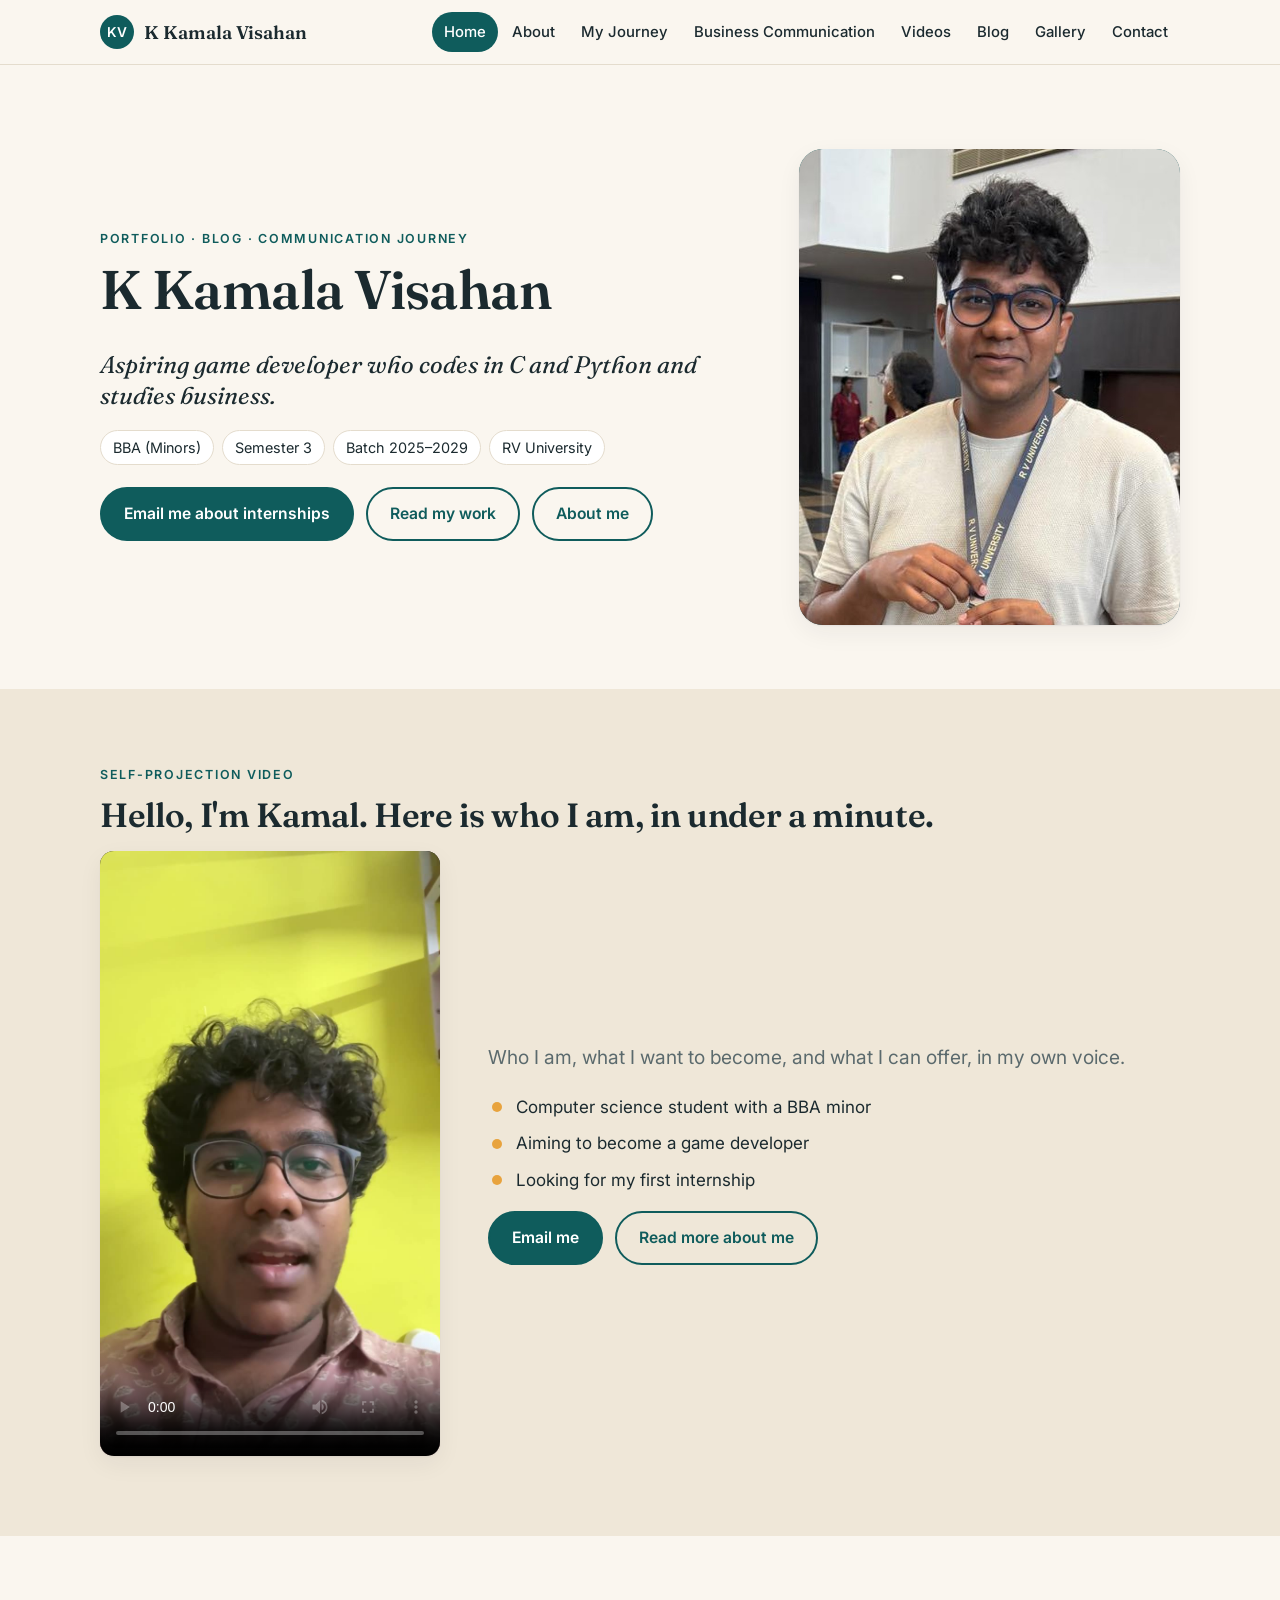
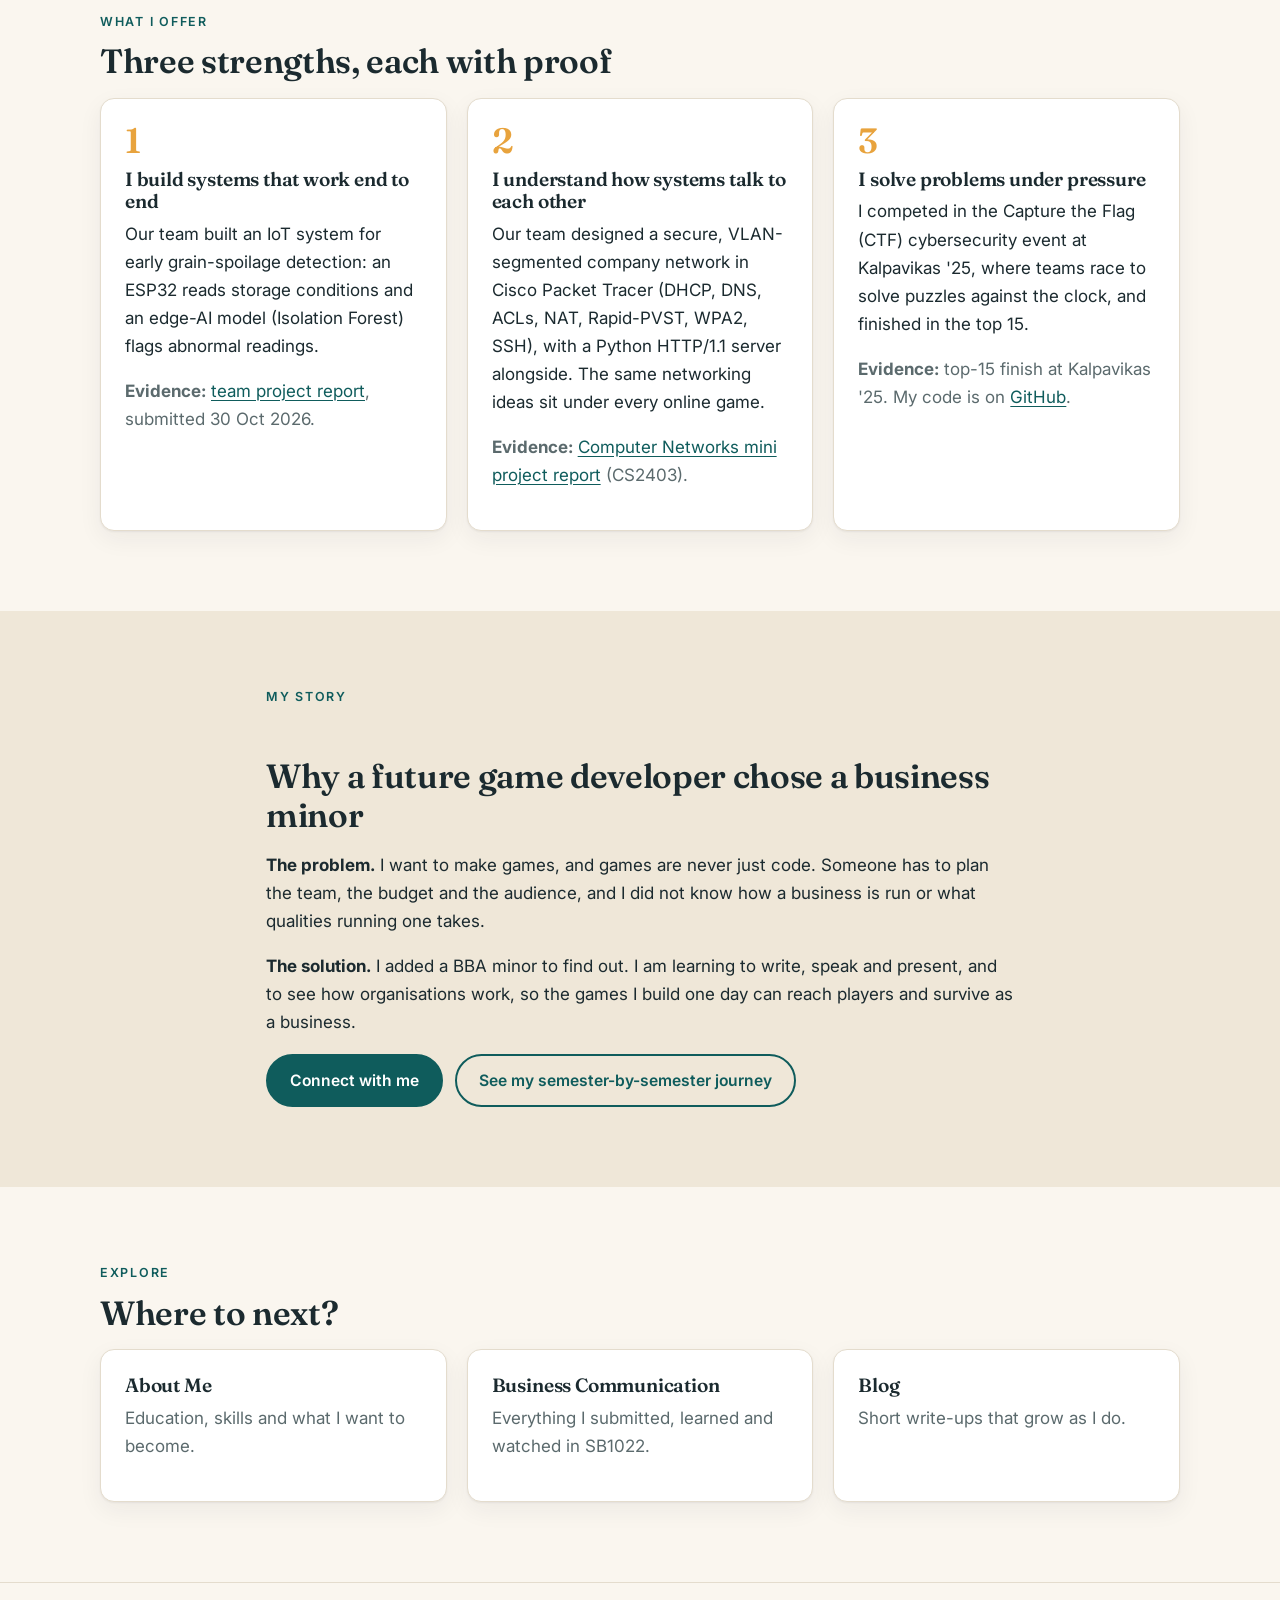
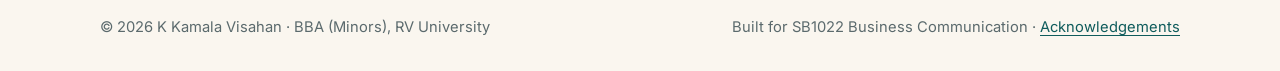
<file: site/index.html>
<!doctype html>
<html lang="en">
<head>
<meta charset="utf-8">
<meta name="viewport" content="width=device-width,initial-scale=1">
<title>Home · K Kamala Visahan</title>
<meta name="description" content="K Kamala Visahan: Aspiring game developer who codes in C and Python and studies business.">
<link rel="preconnect" href="https://fonts.googleapis.com">
<link rel="preconnect" href="https://fonts.gstatic.com" crossorigin>
<link href="https://fonts.googleapis.com/css2?family=Fraunces:ital,opsz,wght@0,9..144,500;0,9..144,600;1,9..144,500&family=Inter:wght@400;500;600;700&display=swap" rel="stylesheet">
<link rel="stylesheet" href="css/style.css">

</head>
<body>
<a class="skip" href="#main">Skip to content</a>
<header class="site"><div class="wrap">
  <a class="brand" href="index.html"><i>KV</i><span>K Kamala Visahan</span></a>
  <button class="menu-btn" aria-expanded="false" aria-controls="site-nav">Menu</button>
  <nav id="site-nav" aria-label="Main"><ul><li><a href="index.html" aria-current="page">Home</a></li><li><a href="about.html">About</a></li><li><a href="journey.html">My Journey</a></li><li><a href="business-communication.html">Business Communication</a></li><li><a href="videos.html">Videos</a></li><li><a href="blog.html">Blog</a></li><li><a href="gallery.html">Gallery</a></li><li><a href="contact.html">Contact</a></li></ul></nav>
</div></header>
<main id="main">

<section class="hero"><div class="wrap">
  <div>
    <span class="eyebrow">Portfolio · Blog · Communication journey</span>
    <h1>K Kamala Visahan</h1>
    <p class="lede" style="color:var(--ink);font-family:var(--serif);font-size:1.5rem;line-height:1.3;margin-bottom:18px"><em>Aspiring game developer who codes in C and Python and studies business.</em></p>
    <ul class="meta">
      <li>BBA (Minors)</li><li>Semester 3</li><li>Batch 2025–2029</li><li>RV University</li>
    </ul>
    <div class="btns">
      <a class="btn" href="contact.html">Email me about internships</a>
      <a class="btn ghost" href="business-communication.html">Read my work</a>
      <a class="btn ghost" href="about.html">About me</a>
    </div>
  </div>
  <div class="portrait" data-initials="KV">
    <img src="images/profile.jpg" alt="Portrait of K Kamala Visahan" onerror="this.remove()">
  </div>
</div></section>

<section class="block alt"><div class="wrap">
  <span class="eyebrow">Self-projection video</span>
  <h2>Hello, I'm Kamal. Here is who I am, in under a minute.</h2>
  <div style="display:grid;grid-template-columns:minmax(220px,340px) 1fr;gap:clamp(20px,4vw,48px);align-items:center" class="vidrow">
    <video controls preload="metadata" playsinline poster="video/self-projection-poster.jpg" style="width:100%;aspect-ratio:9/16;border-radius:14px;background:#000;box-shadow:var(--shadow)" aria-label="Self-projection video of K Kamala Visahan">
      <source src="video/self-projection.mp4" type="video/mp4">
      Your browser can't play this video.
    </video>
    <div class="prose">
      <p class="lede">Who I am, what I want to become, and what I can offer, in my own voice.</p>
      <ul class="ticks"><li>Computer science student with a BBA minor</li><li>Aiming to become a game developer</li><li>Looking for my first internship</li></ul>
      <div class="btns"><a class="btn" href="contact.html">Email me</a><a class="btn ghost" href="about.html">Read more about me</a></div>
    </div>
  </div>
</div></section>

<section class="block"><div class="wrap">
  <span class="eyebrow">What I offer</span>
  <h2>Three strengths, each with proof</h2>
  <div class="grid g3">
    <article class="card"><span class="num">1</span><h3>I build systems that work end to end</h3>
      <p>Our team built an IoT system for early grain-spoilage detection: an ESP32 reads storage conditions and an edge-AI model (Isolation Forest) flags abnormal readings.</p>
      <p class="muted"><b>Evidence:</b> <a href="docs/grain-storage-report.pdf" target="_blank" rel="noopener">team project report</a>, submitted 30 Oct 2026.</p></article>
    <article class="card"><span class="num">2</span><h3>I understand how systems talk to each other</h3>
      <p>Our team designed a secure, VLAN-segmented company network in Cisco Packet Tracer (DHCP, DNS, ACLs, NAT, Rapid-PVST, WPA2, SSH), with a Python HTTP/1.1 server alongside. The same networking ideas sit under every online game.</p>
      <p class="muted"><b>Evidence:</b> <a href="docs/networks-mini-project-report.pdf" target="_blank" rel="noopener">Computer Networks mini project report</a> (CS2403).</p></article>
    <article class="card"><span class="num">3</span><h3>I solve problems under pressure</h3>
      <p>I competed in the Capture the Flag (CTF) cybersecurity event at Kalpavikas '25, where teams race to solve puzzles against the clock, and finished in the top 15.</p>
      <p class="muted"><b>Evidence:</b> top-15 finish at Kalpavikas '25. My code is on <a href="https://github.com/kamalavisahan-netizen/DS_Lab" target="_blank" rel="noopener">GitHub</a>.</p></article>
  </div>
</div></section>

<section class="block alt"><div class="wrap prose">
  <span class="eyebrow">My story</span>
  <h2>Why a future game developer chose a business minor</h2>
  <p><b>The problem.</b> I want to make games, and games are never just code. Someone has to plan the team, the budget and the audience, and I did not know how a business is run or what qualities running one takes.</p>
  <p><b>The solution.</b> I added a BBA minor to find out. I am learning to write, speak and present, and to see how organisations work, so the games I build one day can reach players and survive as a business.</p>
  <div class="btns"><a class="btn" href="contact.html">Connect with me</a><a class="btn ghost" href="journey.html">See my semester-by-semester journey</a></div>
</div></section>

<section class="block"><div class="wrap">
  <span class="eyebrow">Explore</span>
  <h2>Where to next?</h2>
  <div class="grid g3">
    <a class="card" href="about.html" style="text-decoration:none;color:inherit"><h3>About Me</h3><p class="muted">Education, skills and what I want to become.</p></a>
    <a class="card" href="business-communication.html" style="text-decoration:none;color:inherit"><h3>Business Communication</h3><p class="muted">Everything I submitted, learned and watched in SB1022.</p></a>
    <a class="card" href="blog.html" style="text-decoration:none;color:inherit"><h3>Blog</h3><p class="muted">Short write-ups that grow as I do.</p></a>
  </div>
</div></section>

</main>
<footer class="site"><div class="wrap">
  <span>© 2026 K Kamala Visahan · BBA (Minors), RV University</span>
  <span>Built for SB1022 Business Communication · <a href="contact.html#thanks">Acknowledgements</a></span>
</div></footer>
<script src="js/site.js"></script>
</body>
</html>
</file>
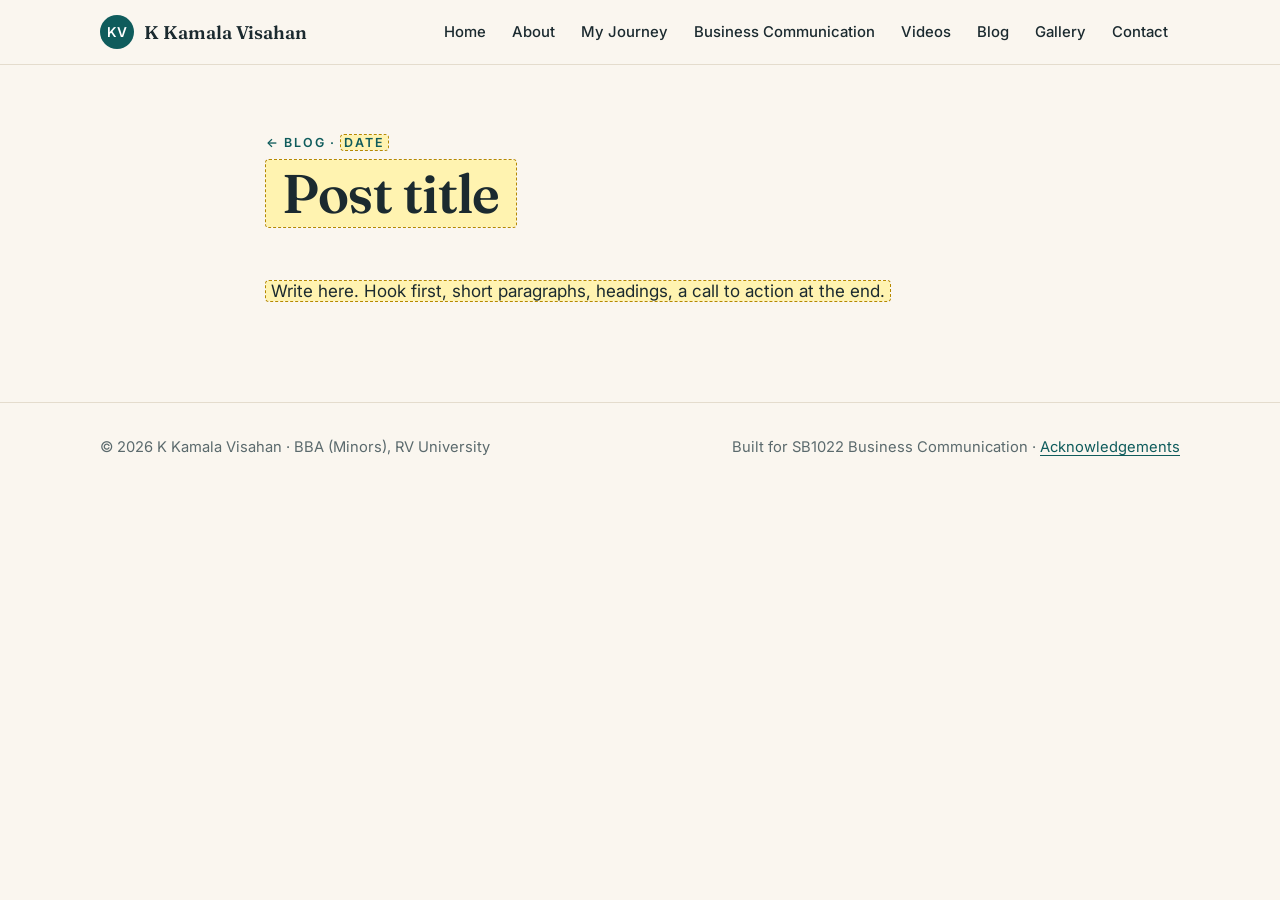
<file: site/_post-template.html>
<!doctype html>
<html lang="en">
<head>
<meta charset="utf-8">
<meta name="viewport" content="width=device-width,initial-scale=1">
<title>Post title · K Kamala Visahan</title>
<meta name="description" content="Blog post template">
<link rel="preconnect" href="https://fonts.googleapis.com">
<link rel="preconnect" href="https://fonts.gstatic.com" crossorigin>
<link href="https://fonts.googleapis.com/css2?family=Fraunces:ital,opsz,wght@0,9..144,500;0,9..144,600;1,9..144,500&family=Inter:wght@400;500;600;700&display=swap" rel="stylesheet">
<link rel="stylesheet" href="css/style.css">

</head>
<body>
<a class="skip" href="#main">Skip to content</a>
<header class="site"><div class="wrap">
  <a class="brand" href="index.html"><i>KV</i><span>K Kamala Visahan</span></a>
  <button class="menu-btn" aria-expanded="false" aria-controls="site-nav">Menu</button>
  <nav id="site-nav" aria-label="Main"><ul><li><a href="index.html">Home</a></li><li><a href="about.html">About</a></li><li><a href="journey.html">My Journey</a></li><li><a href="business-communication.html">Business Communication</a></li><li><a href="videos.html">Videos</a></li><li><a href="blog.html">Blog</a></li><li><a href="gallery.html">Gallery</a></li><li><a href="contact.html">Contact</a></li></ul></nav>
</div></header>
<main id="main">

<div class="pagehead"><div class="wrap prose"><span class="eyebrow"><a href="blog.html" style="text-decoration:none">← Blog</a> · <span class="todo">date</span></span><h1><span class="todo">Post title</span></h1></div></div>
<section class="block" style="padding-top:12px"><div class="wrap prose"><p><span class="todo">Write here. Hook first, short paragraphs, headings, a call to action at the end.</span></p></div></section>

</main>
<footer class="site"><div class="wrap">
  <span>© 2026 K Kamala Visahan · BBA (Minors), RV University</span>
  <span>Built for SB1022 Business Communication · <a href="contact.html#thanks">Acknowledgements</a></span>
</div></footer>
<script src="js/site.js"></script>
</body>
</html>
</file>
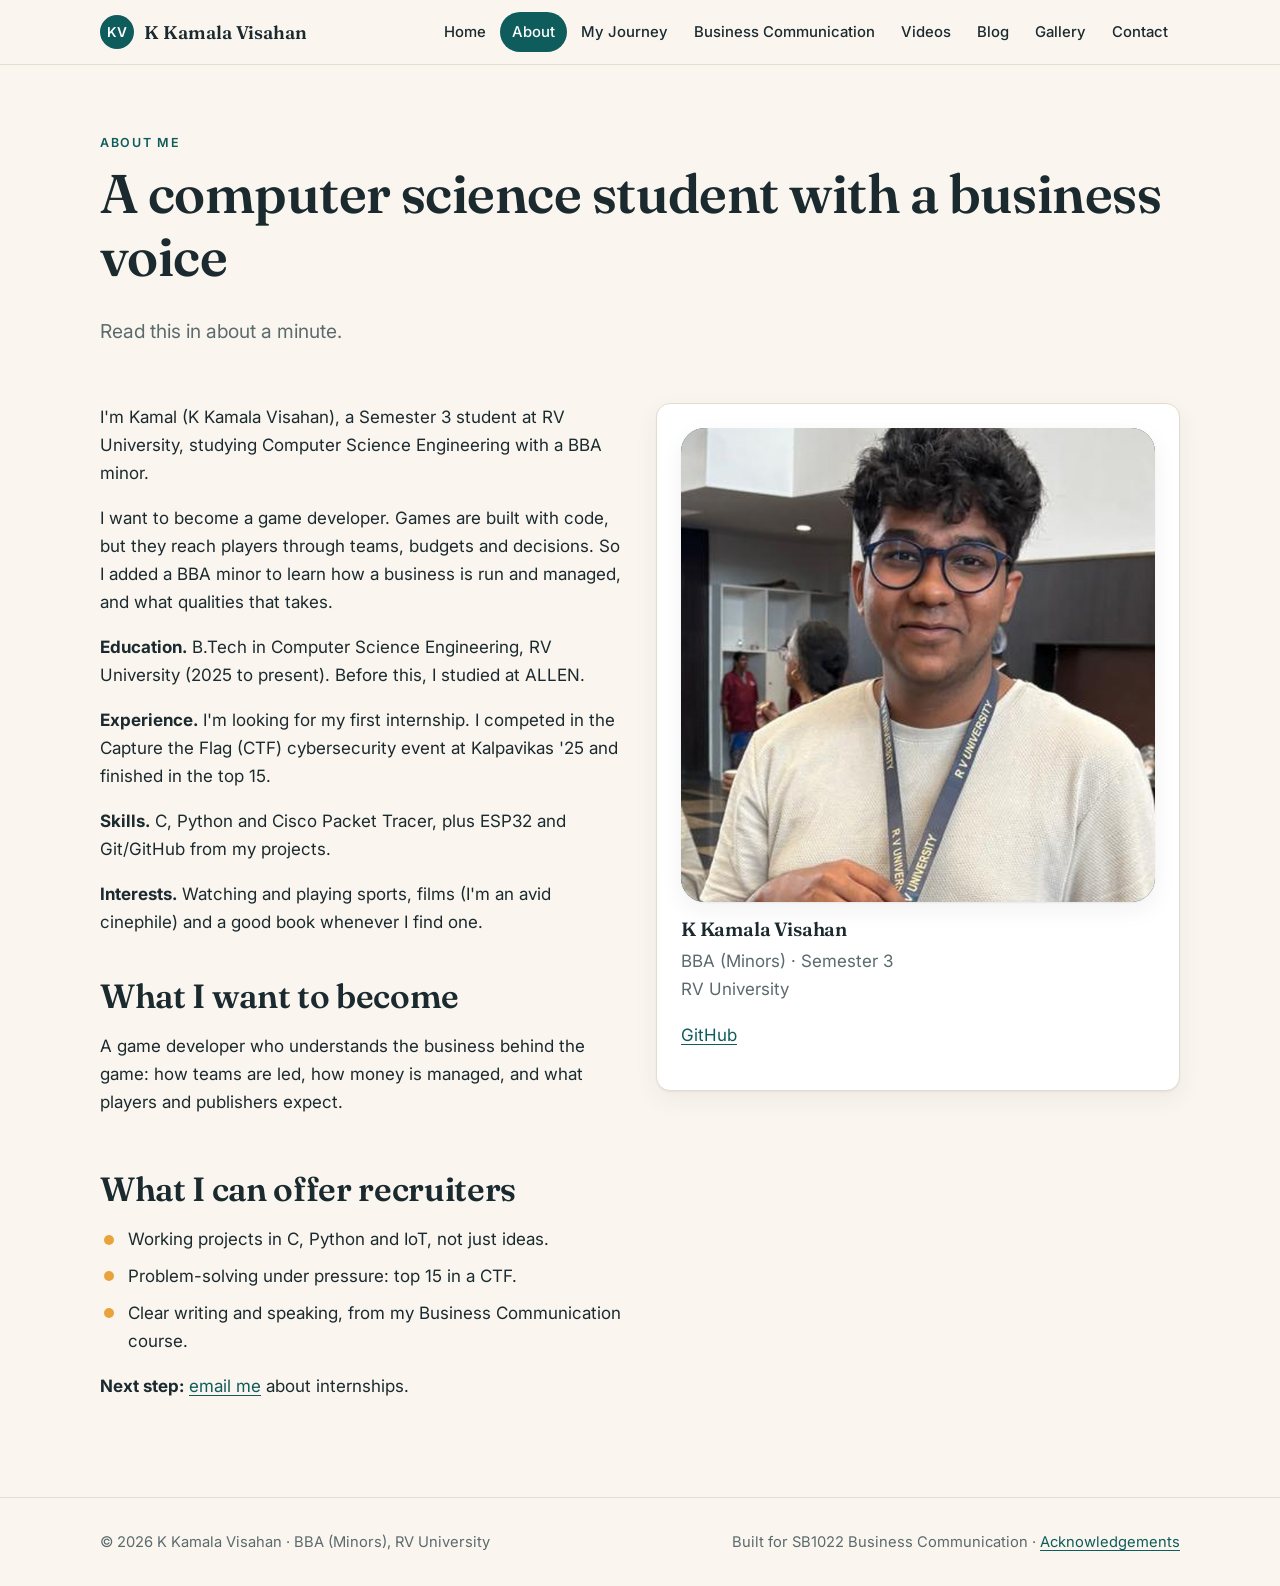
<file: site/about.html>
<!doctype html>
<html lang="en">
<head>
<meta charset="utf-8">
<meta name="viewport" content="width=device-width,initial-scale=1">
<title>About Me · K Kamala Visahan</title>
<meta name="description" content="About K Kamala Visahan: education, skills, career goal and what I offer recruiters.">
<link rel="preconnect" href="https://fonts.googleapis.com">
<link rel="preconnect" href="https://fonts.gstatic.com" crossorigin>
<link href="https://fonts.googleapis.com/css2?family=Fraunces:ital,opsz,wght@0,9..144,500;0,9..144,600;1,9..144,500&family=Inter:wght@400;500;600;700&display=swap" rel="stylesheet">
<link rel="stylesheet" href="css/style.css">

</head>
<body>
<a class="skip" href="#main">Skip to content</a>
<header class="site"><div class="wrap">
  <a class="brand" href="index.html"><i>KV</i><span>K Kamala Visahan</span></a>
  <button class="menu-btn" aria-expanded="false" aria-controls="site-nav">Menu</button>
  <nav id="site-nav" aria-label="Main"><ul><li><a href="index.html">Home</a></li><li><a href="about.html" aria-current="page">About</a></li><li><a href="journey.html">My Journey</a></li><li><a href="business-communication.html">Business Communication</a></li><li><a href="videos.html">Videos</a></li><li><a href="blog.html">Blog</a></li><li><a href="gallery.html">Gallery</a></li><li><a href="contact.html">Contact</a></li></ul></nav>
</div></header>
<main id="main">

<div class="pagehead"><div class="wrap"><span class="eyebrow">About me</span><h1>A computer science student with a business voice</h1><p class="lede">Read this in about a minute.</p></div></div>
<section class="block" style="padding-top:24px"><div class="wrap" style="display:grid;gap:32px;grid-template-columns:repeat(auto-fit,minmax(280px,1fr));align-items:start">
  <div class="prose" id="profile-text">
    <p>I'm Kamal (K Kamala Visahan), a Semester 3 student at RV University, studying Computer Science Engineering with a BBA minor.</p>
    <p>I want to become a game developer. Games are built with code, but they reach players through teams, budgets and decisions. So I added a BBA minor to learn how a business is run and managed, and what qualities that takes.</p>
    <p><b>Education.</b> B.Tech in Computer Science Engineering, RV University (2025 to present). Before this, I studied at ALLEN.</p>
    <p><b>Experience.</b> I'm looking for my first internship. I competed in the Capture the Flag (CTF) cybersecurity event at Kalpavikas '25 and finished in the top 15.</p>
    <p><b>Skills.</b> C, Python and Cisco Packet Tracer, plus ESP32 and Git/GitHub from my projects.</p>
    <p><b>Interests.</b> Watching and playing sports, films (I'm an avid cinephile) and a good book whenever I find one.</p>
    <h2 style="margin-top:1.2em">What I want to become</h2>
    <p>A game developer who understands the business behind the game: how teams are led, how money is managed, and what players and publishers expect.</p>
    <h2>What I can offer recruiters</h2>
    <ul class="ticks"><li>Working projects in C, Python and IoT, not just ideas.</li><li>Problem-solving under pressure: top 15 in a CTF.</li><li>Clear writing and speaking, from my Business Communication course.</li></ul>
    <p><b>Next step:</b> <a href="contact.html">email me</a> about internships.</p>
  </div>
  <aside class="card">
    <div class="portrait" data-initials="KV" style="aspect-ratio:1/1;margin-bottom:16px"><img src="images/profile.jpg" alt="Portrait of K Kamala Visahan" onerror="this.remove()"></div>
    <h3>K Kamala Visahan</h3>
    <p class="muted">BBA (Minors) · Semester 3<br>RV University</p>
    <p><a href="https://github.com/kamalavisahan-netizen" target="_blank" rel="noopener">GitHub</a></p>
  </aside>
</div></section>

</main>
<footer class="site"><div class="wrap">
  <span>© 2026 K Kamala Visahan · BBA (Minors), RV University</span>
  <span>Built for SB1022 Business Communication · <a href="contact.html#thanks">Acknowledgements</a></span>
</div></footer>
<script src="js/site.js"></script>
</body>
</html>
</file>
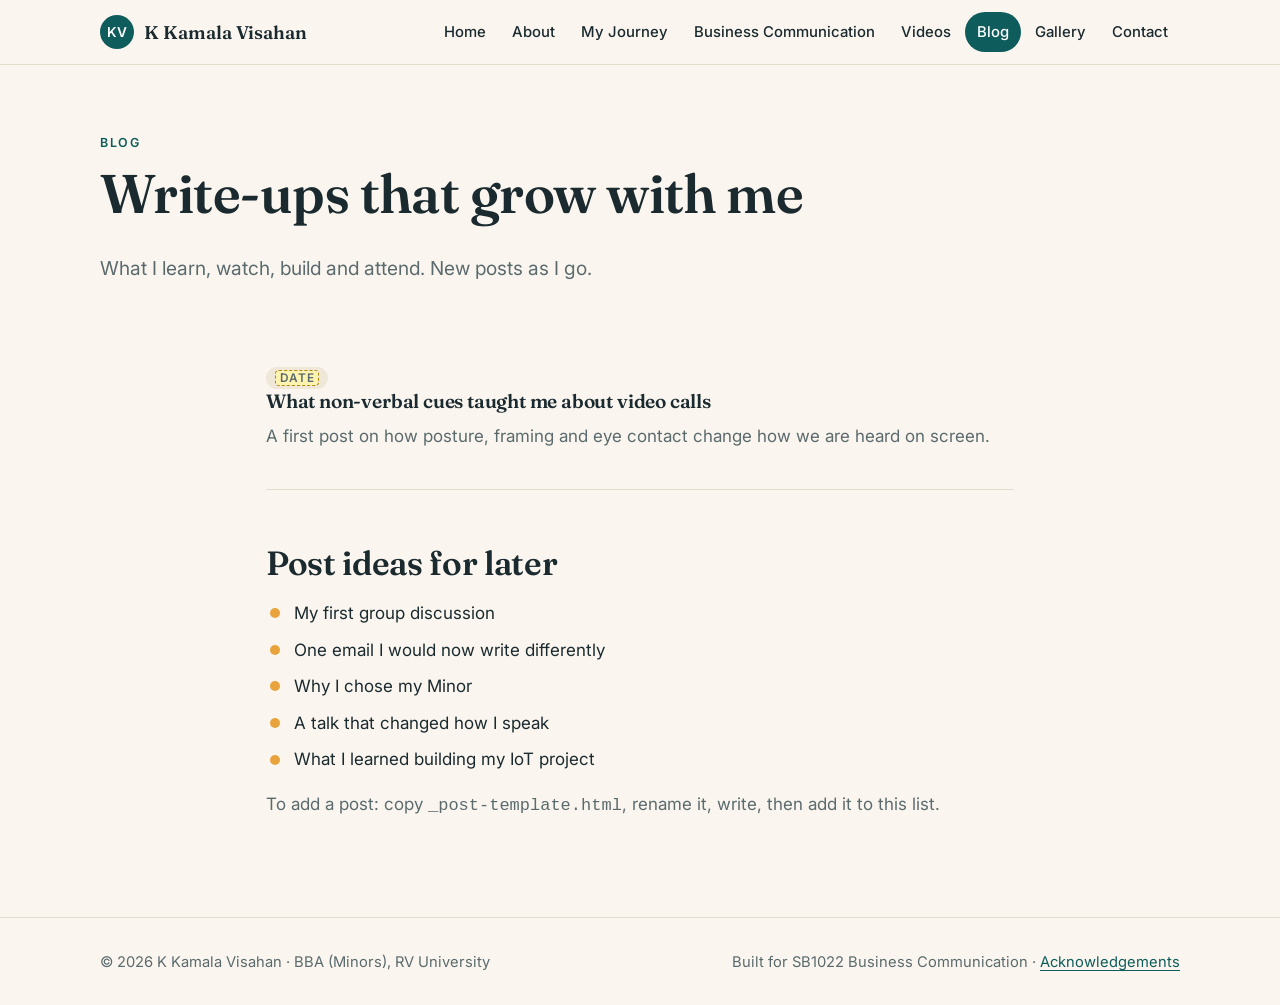
<file: site/blog.html>
<!doctype html>
<html lang="en">
<head>
<meta charset="utf-8">
<meta name="viewport" content="width=device-width,initial-scale=1">
<title>Blog · K Kamala Visahan</title>
<meta name="description" content="Blog posts by K Kamala Visahan.">
<link rel="preconnect" href="https://fonts.googleapis.com">
<link rel="preconnect" href="https://fonts.gstatic.com" crossorigin>
<link href="https://fonts.googleapis.com/css2?family=Fraunces:ital,opsz,wght@0,9..144,500;0,9..144,600;1,9..144,500&family=Inter:wght@400;500;600;700&display=swap" rel="stylesheet">
<link rel="stylesheet" href="css/style.css">

</head>
<body>
<a class="skip" href="#main">Skip to content</a>
<header class="site"><div class="wrap">
  <a class="brand" href="index.html"><i>KV</i><span>K Kamala Visahan</span></a>
  <button class="menu-btn" aria-expanded="false" aria-controls="site-nav">Menu</button>
  <nav id="site-nav" aria-label="Main"><ul><li><a href="index.html">Home</a></li><li><a href="about.html">About</a></li><li><a href="journey.html">My Journey</a></li><li><a href="business-communication.html">Business Communication</a></li><li><a href="videos.html">Videos</a></li><li><a href="blog.html" aria-current="page">Blog</a></li><li><a href="gallery.html">Gallery</a></li><li><a href="contact.html">Contact</a></li></ul></nav>
</div></header>
<main id="main">

<div class="pagehead"><div class="wrap"><span class="eyebrow">Blog</span><h1>Write-ups that grow with me</h1><p class="lede">What I learn, watch, build and attend. New posts as I go.</p></div></div>
<section class="block" style="padding-top:24px"><div class="wrap prose">
  <article class="post"><span class="tag"><span class="todo">date</span></span>
    <h3><a href="post-video-calls.html">What non-verbal cues taught me about video calls</a></h3>
    <p class="muted">A first post on how posture, framing and eye contact change how we are heard on screen.</p></article>
  <h2 style="margin-top:1.6em">Post ideas for later</h2>
  <ul class="ticks"><li>My first group discussion</li><li>One email I would now write differently</li><li>Why I chose my Minor</li><li>A talk that changed how I speak</li><li>What I learned building my IoT project</li></ul>
  <p class="muted">To add a post: copy <code>_post-template.html</code>, rename it, write, then add it to this list.</p>
</div></section>

</main>
<footer class="site"><div class="wrap">
  <span>© 2026 K Kamala Visahan · BBA (Minors), RV University</span>
  <span>Built for SB1022 Business Communication · <a href="contact.html#thanks">Acknowledgements</a></span>
</div></footer>
<script src="js/site.js"></script>
</body>
</html>
</file>
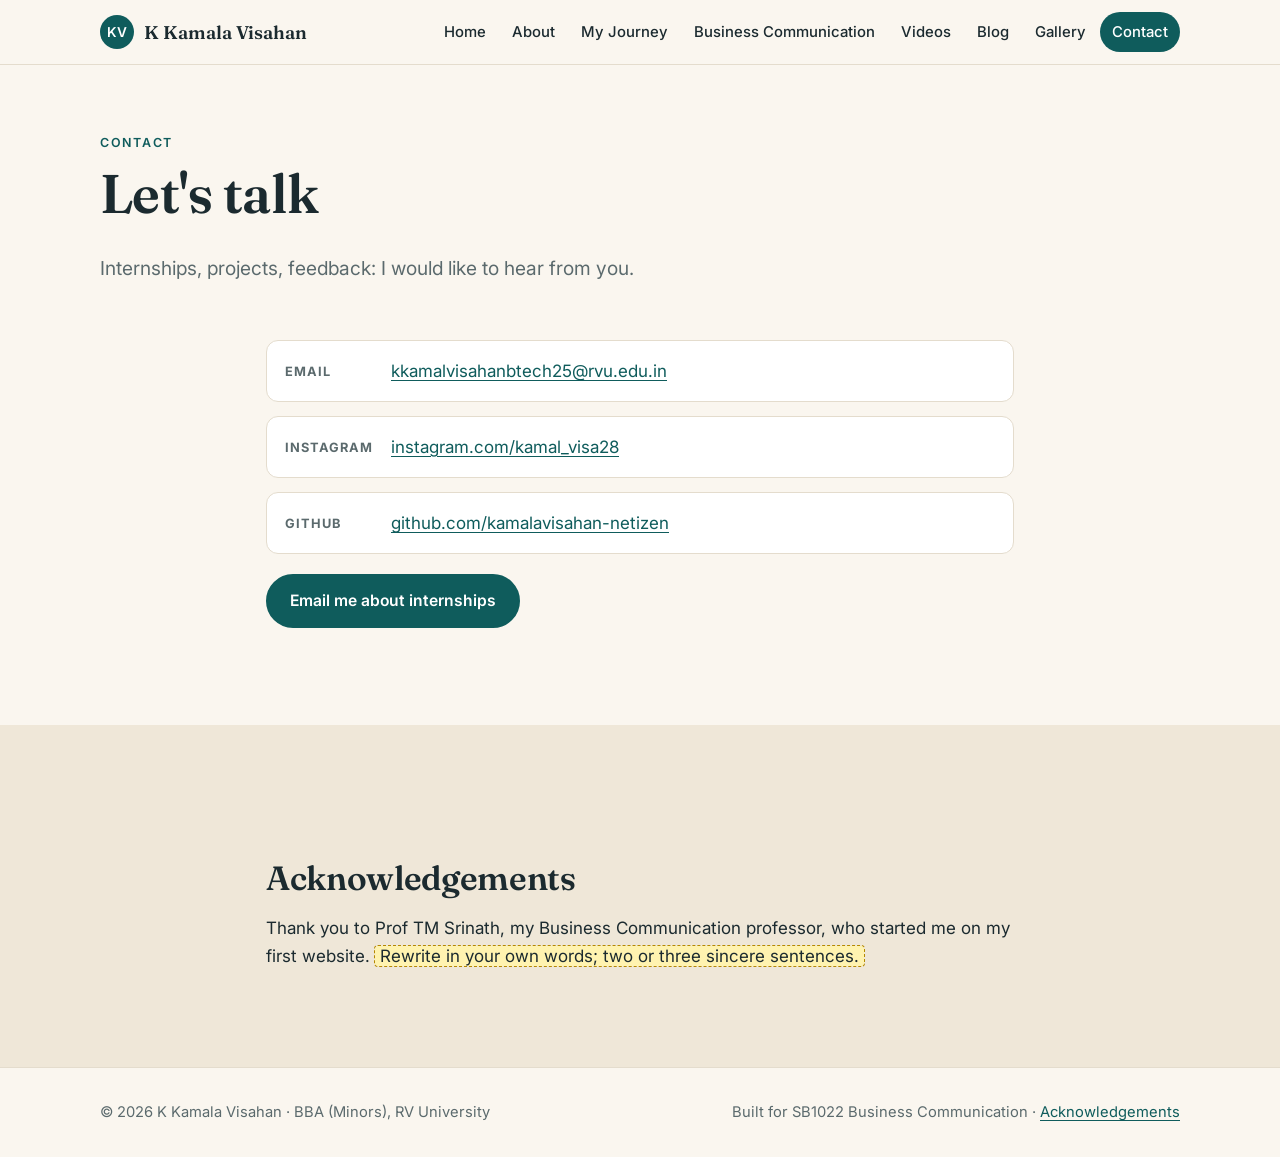
<file: site/contact.html>
<!doctype html>
<html lang="en">
<head>
<meta charset="utf-8">
<meta name="viewport" content="width=device-width,initial-scale=1">
<title>Contact · K Kamala Visahan</title>
<meta name="description" content="How to reach K Kamala Visahan.">
<link rel="preconnect" href="https://fonts.googleapis.com">
<link rel="preconnect" href="https://fonts.gstatic.com" crossorigin>
<link href="https://fonts.googleapis.com/css2?family=Fraunces:ital,opsz,wght@0,9..144,500;0,9..144,600;1,9..144,500&family=Inter:wght@400;500;600;700&display=swap" rel="stylesheet">
<link rel="stylesheet" href="css/style.css">

</head>
<body>
<a class="skip" href="#main">Skip to content</a>
<header class="site"><div class="wrap">
  <a class="brand" href="index.html"><i>KV</i><span>K Kamala Visahan</span></a>
  <button class="menu-btn" aria-expanded="false" aria-controls="site-nav">Menu</button>
  <nav id="site-nav" aria-label="Main"><ul><li><a href="index.html">Home</a></li><li><a href="about.html">About</a></li><li><a href="journey.html">My Journey</a></li><li><a href="business-communication.html">Business Communication</a></li><li><a href="videos.html">Videos</a></li><li><a href="blog.html">Blog</a></li><li><a href="gallery.html">Gallery</a></li><li><a href="contact.html" aria-current="page">Contact</a></li></ul></nav>
</div></header>
<main id="main">

<div class="pagehead"><div class="wrap"><span class="eyebrow">Contact</span><h1>Let's talk</h1><p class="lede">Internships, projects, feedback: I would like to hear from you.</p></div></div>
<section class="block" style="padding-top:24px"><div class="wrap prose">
  <ul class="contact-list">
    <li><b>Email</b> <a href="mailto:kkamalvisahanbtech25@rvu.edu.in">kkamalvisahanbtech25@rvu.edu.in</a></li>
    <li><b>Instagram</b> <a href="https://www.instagram.com/kamal_visa28/" target="_blank" rel="noopener">instagram.com/kamal_visa28</a></li>
    <li><b>GitHub</b> <a href="https://github.com/kamalavisahan-netizen" target="_blank" rel="noopener">github.com/kamalavisahan-netizen</a></li>
  </ul>
  <p style="margin-top:20px"><a class="btn" href="mailto:kkamalvisahanbtech25@rvu.edu.in">Email me about internships</a></p>
</div></section>
<section class="block alt" id="thanks"><div class="wrap prose">
  <h2>Acknowledgements</h2>
  <p>Thank you to Prof TM Srinath, my Business Communication professor, who started me on my first website. <span class="todo">Rewrite in your own words; two or three sincere sentences.</span></p>
</div></section>

</main>
<footer class="site"><div class="wrap">
  <span>© 2026 K Kamala Visahan · BBA (Minors), RV University</span>
  <span>Built for SB1022 Business Communication · <a href="contact.html#thanks">Acknowledgements</a></span>
</div></footer>
<script src="js/site.js"></script>
</body>
</html>
</file>
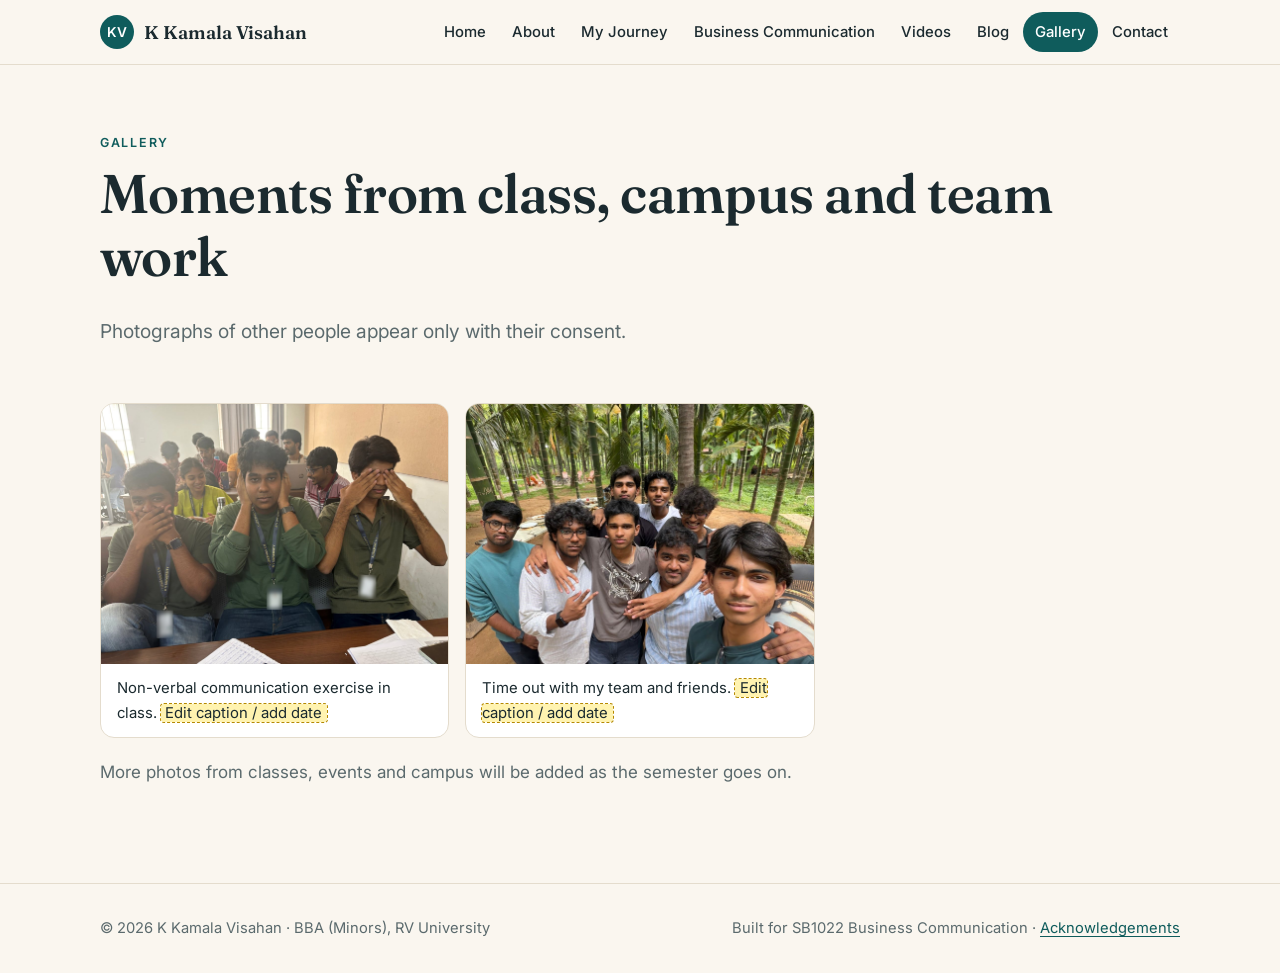
<file: site/gallery.html>
<!doctype html>
<html lang="en">
<head>
<meta charset="utf-8">
<meta name="viewport" content="width=device-width,initial-scale=1">
<title>Gallery · K Kamala Visahan</title>
<meta name="description" content="Photographs of classroom activities, events, campus and team work.">
<link rel="preconnect" href="https://fonts.googleapis.com">
<link rel="preconnect" href="https://fonts.gstatic.com" crossorigin>
<link href="https://fonts.googleapis.com/css2?family=Fraunces:ital,opsz,wght@0,9..144,500;0,9..144,600;1,9..144,500&family=Inter:wght@400;500;600;700&display=swap" rel="stylesheet">
<link rel="stylesheet" href="css/style.css">

</head>
<body>
<a class="skip" href="#main">Skip to content</a>
<header class="site"><div class="wrap">
  <a class="brand" href="index.html"><i>KV</i><span>K Kamala Visahan</span></a>
  <button class="menu-btn" aria-expanded="false" aria-controls="site-nav">Menu</button>
  <nav id="site-nav" aria-label="Main"><ul><li><a href="index.html">Home</a></li><li><a href="about.html">About</a></li><li><a href="journey.html">My Journey</a></li><li><a href="business-communication.html">Business Communication</a></li><li><a href="videos.html">Videos</a></li><li><a href="blog.html">Blog</a></li><li><a href="gallery.html" aria-current="page">Gallery</a></li><li><a href="contact.html">Contact</a></li></ul></nav>
</div></header>
<main id="main">

<div class="pagehead"><div class="wrap"><span class="eyebrow">Gallery</span><h1>Moments from class, campus and team work</h1><p class="lede">Photographs of other people appear only with their consent.</p></div></div>
<section class="block" style="padding-top:24px"><div class="wrap"><div class="gallery"><figure><div class="ph"><img src="images/gallery/classroom-activity.jpg" alt="Three classmates covering their mouth, ears and eyes in a classroom activity" loading="lazy"></div><figcaption>Non-verbal communication exercise in class. <span class="todo">Edit caption / add date</span></figcaption></figure><figure><div class="ph"><img src="images/gallery/team-outing.jpg" alt="A group of eight friends posing together under areca palms" loading="lazy"></div><figcaption>Time out with my team and friends. <span class="todo">Edit caption / add date</span></figcaption></figure></div><p class="muted" style="margin-top:20px">More photos from classes, events and campus will be added as the semester goes on.</p></div></section>

</main>
<footer class="site"><div class="wrap">
  <span>© 2026 K Kamala Visahan · BBA (Minors), RV University</span>
  <span>Built for SB1022 Business Communication · <a href="contact.html#thanks">Acknowledgements</a></span>
</div></footer>
<script src="js/site.js"></script>
</body>
</html>
</file>
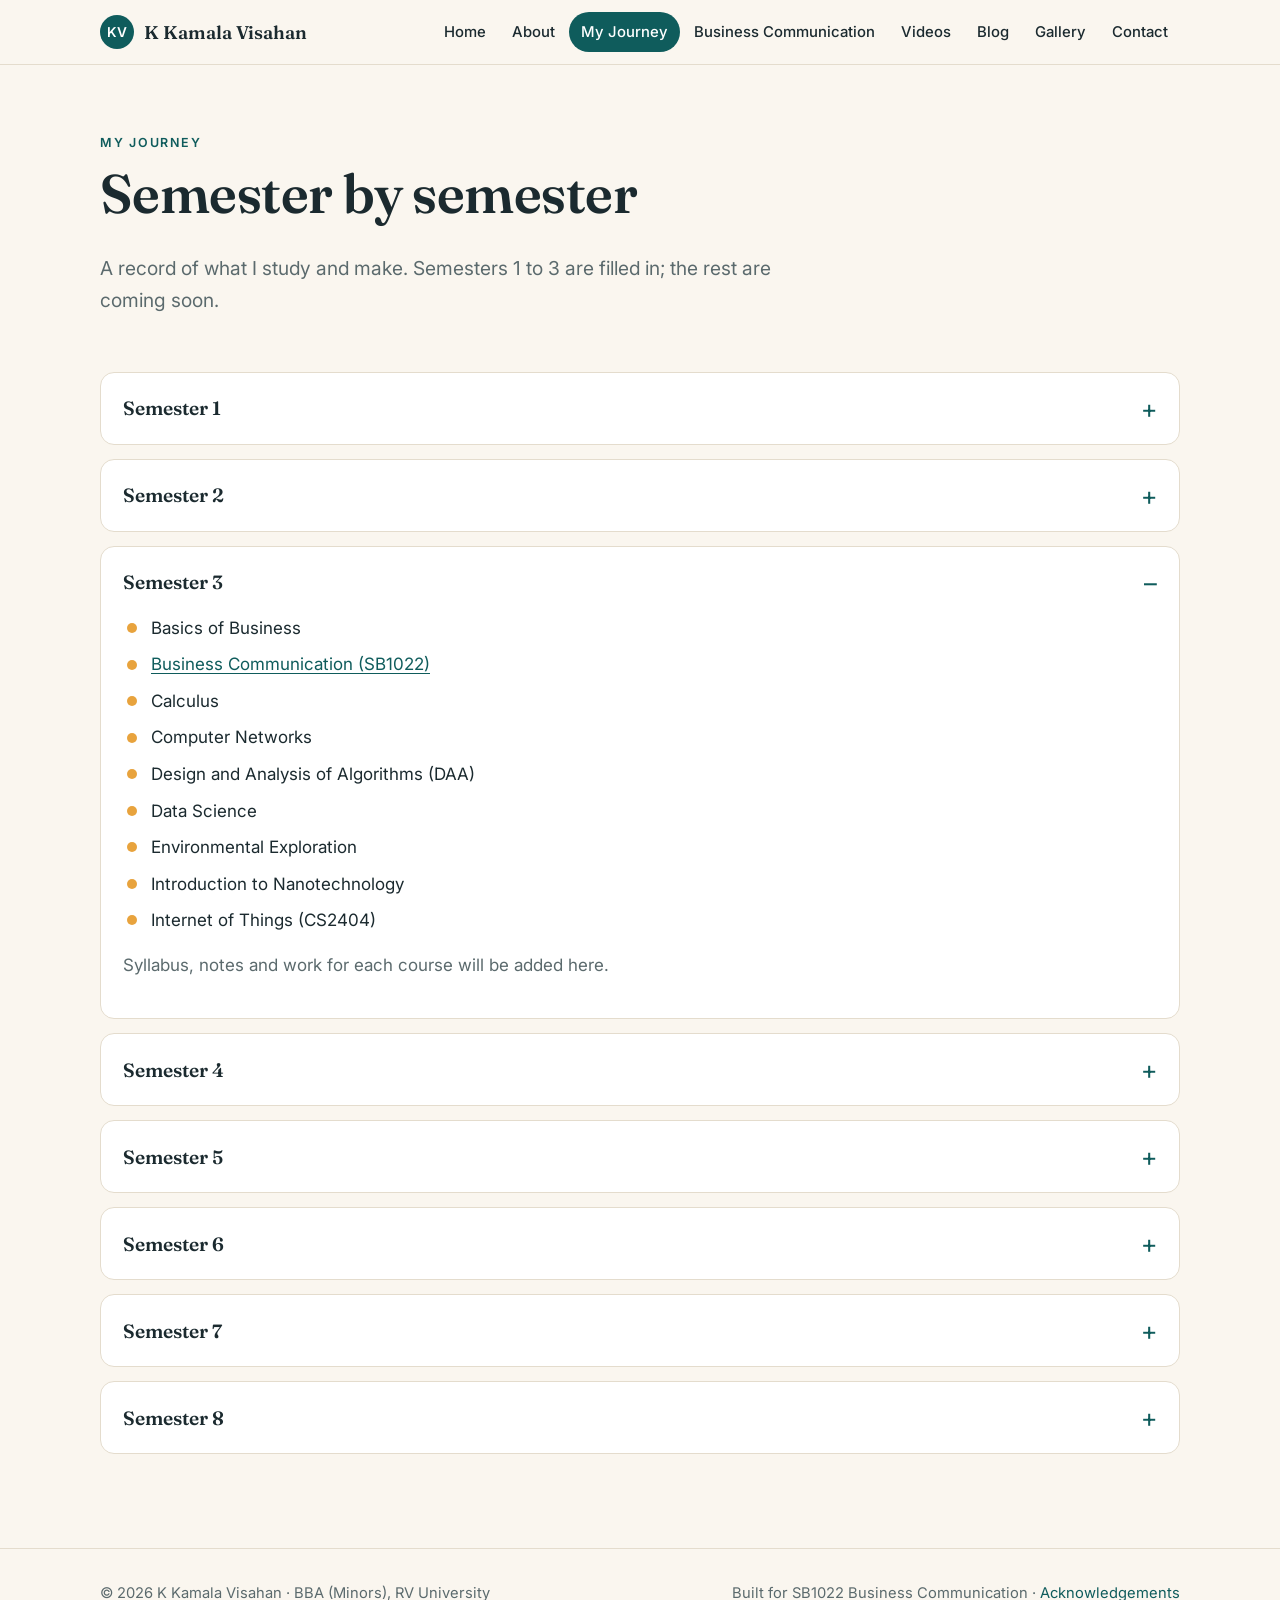
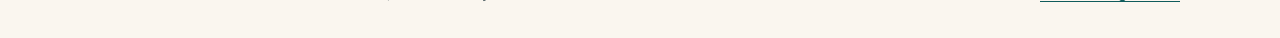
<file: site/journey.html>
<!doctype html>
<html lang="en">
<head>
<meta charset="utf-8">
<meta name="viewport" content="width=device-width,initial-scale=1">
<title>My Journey · K Kamala Visahan</title>
<meta name="description" content="Semester-by-semester courses and work.">
<link rel="preconnect" href="https://fonts.googleapis.com">
<link rel="preconnect" href="https://fonts.gstatic.com" crossorigin>
<link href="https://fonts.googleapis.com/css2?family=Fraunces:ital,opsz,wght@0,9..144,500;0,9..144,600;1,9..144,500&family=Inter:wght@400;500;600;700&display=swap" rel="stylesheet">
<link rel="stylesheet" href="css/style.css">

</head>
<body>
<a class="skip" href="#main">Skip to content</a>
<header class="site"><div class="wrap">
  <a class="brand" href="index.html"><i>KV</i><span>K Kamala Visahan</span></a>
  <button class="menu-btn" aria-expanded="false" aria-controls="site-nav">Menu</button>
  <nav id="site-nav" aria-label="Main"><ul><li><a href="index.html">Home</a></li><li><a href="about.html">About</a></li><li><a href="journey.html" aria-current="page">My Journey</a></li><li><a href="business-communication.html">Business Communication</a></li><li><a href="videos.html">Videos</a></li><li><a href="blog.html">Blog</a></li><li><a href="gallery.html">Gallery</a></li><li><a href="contact.html">Contact</a></li></ul></nav>
</div></header>
<main id="main">

<div class="pagehead"><div class="wrap"><span class="eyebrow">My journey</span><h1>Semester by semester</h1><p class="lede">A record of what I study and make. Semesters 1 to 3 are filled in; the rest are coming soon.</p></div></div>
<section class="block" style="padding-top:24px"><div class="wrap">
  <details id="sem1"><summary>Semester 1</summary><div class="inner"><ul class="ticks"><li>Constitution</li><li>Discrete Mathematics and Set Theory (DMST)</li><li>DSCA</li><li>English</li><li>Exploring Science</li><li>Programming in C</li><li>Structured Innovation</li><li>Web Development</li></ul><p class="muted">Syllabus, notes and work for each course will be added here.</p></div></details>
  <details id="sem2"><summary>Semester 2</summary><div class="inner"><ul class="ticks"><li>Database Management Systems (DBMS)</li><li>Data Structures</li><li>Embedded Systems</li><li>Engineering Exploration</li><li>Entrepreneurial Science</li><li>Linear Algebra</li><li>Operating Systems</li><li>Yoga</li></ul><p class="muted">Syllabus, notes and work for each course will be added here.</p></div></details>
  <details id="sem3" open><summary>Semester 3</summary><div class="inner"><ul class="ticks"><li>Basics of Business</li><li><a href="business-communication.html">Business Communication (SB1022)</a></li><li>Calculus</li><li>Computer Networks</li><li>Design and Analysis of Algorithms (DAA)</li><li>Data Science</li><li>Environmental Exploration</li><li>Introduction to Nanotechnology</li><li>Internet of Things (CS2404)</li></ul><p class="muted">Syllabus, notes and work for each course will be added here.</p></div></details>
  <details id="sem4"><summary>Semester 4</summary><div class="inner"><p class="muted">Coming soon. I will add this semester's courses, syllabus and work as I complete them.</p></div></details><details id="sem5"><summary>Semester 5</summary><div class="inner"><p class="muted">Coming soon. I will add this semester's courses, syllabus and work as I complete them.</p></div></details><details id="sem6"><summary>Semester 6</summary><div class="inner"><p class="muted">Coming soon. I will add this semester's courses, syllabus and work as I complete them.</p></div></details><details id="sem7"><summary>Semester 7</summary><div class="inner"><p class="muted">Coming soon. I will add this semester's courses, syllabus and work as I complete them.</p></div></details><details id="sem8"><summary>Semester 8</summary><div class="inner"><p class="muted">Coming soon. I will add this semester's courses, syllabus and work as I complete them.</p></div></details>
</div></section>

</main>
<footer class="site"><div class="wrap">
  <span>© 2026 K Kamala Visahan · BBA (Minors), RV University</span>
  <span>Built for SB1022 Business Communication · <a href="contact.html#thanks">Acknowledgements</a></span>
</div></footer>
<script src="js/site.js"></script>
</body>
</html>
</file>
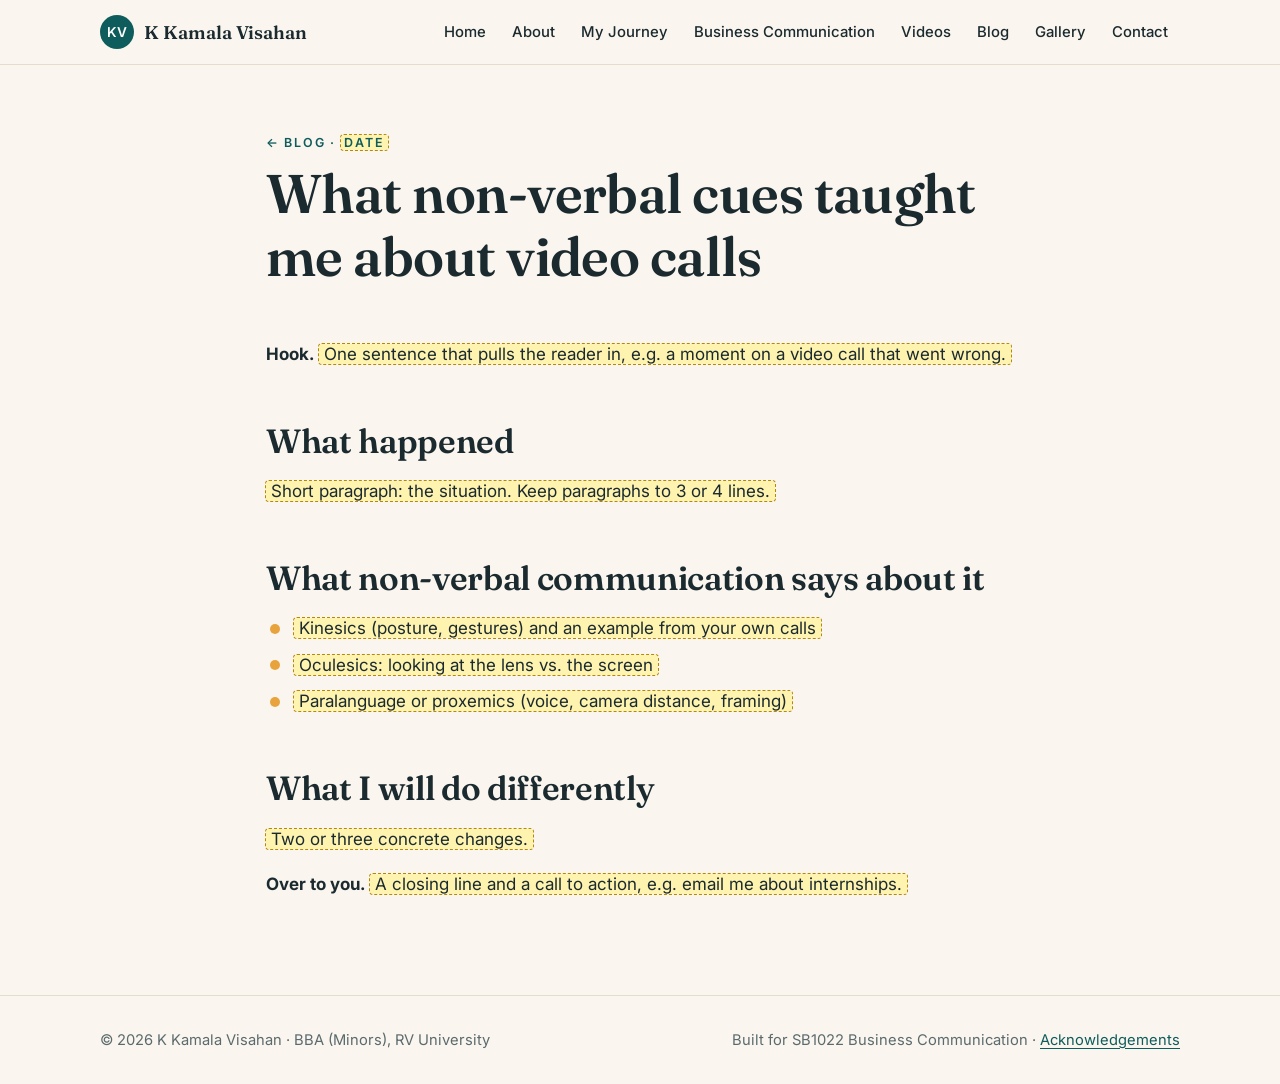
<file: site/post-video-calls.html>
<!doctype html>
<html lang="en">
<head>
<meta charset="utf-8">
<meta name="viewport" content="width=device-width,initial-scale=1">
<title>What non-verbal cues taught me about video calls · K Kamala Visahan</title>
<meta name="description" content="First blog post.">
<link rel="preconnect" href="https://fonts.googleapis.com">
<link rel="preconnect" href="https://fonts.gstatic.com" crossorigin>
<link href="https://fonts.googleapis.com/css2?family=Fraunces:ital,opsz,wght@0,9..144,500;0,9..144,600;1,9..144,500&family=Inter:wght@400;500;600;700&display=swap" rel="stylesheet">
<link rel="stylesheet" href="css/style.css">

</head>
<body>
<a class="skip" href="#main">Skip to content</a>
<header class="site"><div class="wrap">
  <a class="brand" href="index.html"><i>KV</i><span>K Kamala Visahan</span></a>
  <button class="menu-btn" aria-expanded="false" aria-controls="site-nav">Menu</button>
  <nav id="site-nav" aria-label="Main"><ul><li><a href="index.html">Home</a></li><li><a href="about.html">About</a></li><li><a href="journey.html">My Journey</a></li><li><a href="business-communication.html">Business Communication</a></li><li><a href="videos.html">Videos</a></li><li><a href="blog.html">Blog</a></li><li><a href="gallery.html">Gallery</a></li><li><a href="contact.html">Contact</a></li></ul></nav>
</div></header>
<main id="main">

<div class="pagehead"><div class="wrap prose"><span class="eyebrow"><a href="blog.html" style="text-decoration:none">← Blog</a> · <span class="todo">date</span></span><h1>What non-verbal cues taught me about video calls</h1></div></div>
<section class="block" style="padding-top:12px"><div class="wrap prose">
<p><b>Hook.</b> <span class="todo">One sentence that pulls the reader in, e.g. a moment on a video call that went wrong.</span></p>
<h2>What happened</h2>
<p><span class="todo">Short paragraph: the situation. Keep paragraphs to 3 or 4 lines.</span></p>
<h2>What non-verbal communication says about it</h2>
<ul class="ticks"><li><span class="todo">Kinesics (posture, gestures) and an example from your own calls</span></li><li><span class="todo">Oculesics: looking at the lens vs. the screen</span></li><li><span class="todo">Paralanguage or proxemics (voice, camera distance, framing)</span></li></ul>
<h2>What I will do differently</h2>
<p><span class="todo">Two or three concrete changes.</span></p>
<p><b>Over to you.</b> <span class="todo">A closing line and a call to action, e.g. email me about internships.</span></p>
</div></section>

</main>
<footer class="site"><div class="wrap">
  <span>© 2026 K Kamala Visahan · BBA (Minors), RV University</span>
  <span>Built for SB1022 Business Communication · <a href="contact.html#thanks">Acknowledgements</a></span>
</div></footer>
<script src="js/site.js"></script>
</body>
</html>
</file>
<file: site/css/style.css>
:root{
  --paper:#FAF6EF; --card:#FFFFFF; --ink:#1B2A2F; --muted:#5B6A6D; --line:#E4DCCD;
  --accent:#0F5C5C; --accent-ink:#FFFFFF; --warm:#E8A33D; --soft:#EFE7D8;
  --todo-bg:#FFF3B0; --todo-line:#B58900;
  --radius:14px; --shadow:0 1px 2px rgba(27,42,47,.06),0 8px 24px rgba(27,42,47,.06);
  --serif:'Fraunces',Georgia,'Times New Roman',serif; --sans:'Inter',system-ui,-apple-system,'Segoe UI',Roboto,sans-serif;
}
@media (prefers-color-scheme:dark){
  :root{--paper:#121B1D;--card:#1A2629;--ink:#F1ECE2;--muted:#A5B2B3;--line:#2B3A3D;--accent:#5FC0BA;--accent-ink:#0B1517;--soft:#1F2D30;--todo-bg:#4A4210;--todo-line:#C9A227;--shadow:none}
}
*{box-sizing:border-box}
html{scroll-behavior:smooth}
body{margin:0;background:var(--paper);color:var(--ink);font:17px/1.65 var(--sans);-webkit-font-smoothing:antialiased}
img{max-width:100%;display:block}
a{color:var(--accent);text-underline-offset:3px}
a:hover{text-decoration-thickness:2px}
:focus-visible{outline:3px solid var(--warm);outline-offset:2px;border-radius:4px}
.skip{position:absolute;left:-999px;top:8px;background:var(--ink);color:var(--paper);padding:8px 14px;border-radius:8px;z-index:100}
.skip:focus{left:8px}
.wrap{width:min(1080px,100% - 32px);margin-inline:auto}
h1,h2,h3{font-family:var(--serif);line-height:1.15;letter-spacing:-.01em;margin:0 0 .5em}
h1{font-size:clamp(2rem,5vw,3.4rem);font-weight:600}
h2{font-size:clamp(1.5rem,3vw,2.1rem);font-weight:600}
h3{font-size:1.2rem;font-weight:600}
p{margin:0 0 1em}
.lede{font-size:1.2rem;color:var(--muted);max-width:60ch}
.eyebrow{font:600 .78rem/1 var(--sans);letter-spacing:.14em;text-transform:uppercase;color:var(--accent);margin-bottom:14px;display:block}

/* header */
header.site{position:sticky;top:0;z-index:50;background:color-mix(in srgb,var(--paper) 92%,transparent);backdrop-filter:blur(8px);border-bottom:1px solid var(--line)}
header.site .wrap{display:flex;align-items:center;justify-content:space-between;min-height:64px;gap:16px}
.brand{font:600 1.15rem var(--serif);color:var(--ink);text-decoration:none;display:flex;align-items:center;gap:10px}
.brand i{width:34px;height:34px;border-radius:50%;background:var(--accent);color:var(--accent-ink);display:grid;place-items:center;font:600 .85rem var(--sans);font-style:normal}
nav ul{list-style:none;display:flex;gap:2px;margin:0;padding:0;flex-wrap:wrap}
nav a{display:block;padding:8px 12px;border-radius:999px;color:var(--ink);text-decoration:none;font-size:.93rem;font-weight:500}
nav a:hover{background:var(--soft)}
nav a[aria-current=page]{background:var(--accent);color:var(--accent-ink)}
.menu-btn{display:none;background:none;border:1px solid var(--line);color:var(--ink);border-radius:10px;padding:8px 12px;font:600 .9rem var(--sans);cursor:pointer}
@media (max-width:860px){
  .menu-btn{display:block}
  nav{display:none;position:absolute;left:0;right:0;top:100%;background:var(--paper);border-bottom:1px solid var(--line);padding:8px 16px 16px}
  nav.open{display:block}
  nav ul{flex-direction:column}
}

/* sections */
main{display:block}
section.block{padding:clamp(40px,7vw,80px) 0}
section.block.alt{background:var(--soft)}
.pagehead{padding:clamp(40px,7vw,72px) 0 12px}
.grid{display:grid;gap:20px}
.g2{grid-template-columns:repeat(auto-fit,minmax(280px,1fr))}
.g3{grid-template-columns:repeat(auto-fit,minmax(250px,1fr))}
.card{background:var(--card);border:1px solid var(--line);border-radius:var(--radius);padding:24px;box-shadow:var(--shadow)}
.card h3{margin-bottom:.4em}
.card .num{font:600 2.2rem var(--serif);color:var(--warm);line-height:1;display:block;margin-bottom:10px}
.tag{display:inline-block;font:600 .74rem var(--sans);letter-spacing:.06em;text-transform:uppercase;background:var(--soft);color:var(--muted);padding:4px 10px;border-radius:999px}
.muted{color:var(--muted)}

/* hero */
.hero{padding:clamp(36px,7vw,84px) 0 clamp(36px,6vw,64px)}
.hero .wrap{display:grid;grid-template-columns:1.25fr .75fr;gap:clamp(24px,5vw,64px);align-items:center}
@media (max-width:820px){.hero .wrap{grid-template-columns:1fr}.hero .portrait{order:-1;max-width:260px}}
.hero h1 em{font-style:italic;color:var(--accent)}
.meta{display:flex;flex-wrap:wrap;gap:8px;margin:0 0 22px;padding:0;list-style:none}
.meta li{font-size:.9rem;background:var(--card);border:1px solid var(--line);padding:5px 12px;border-radius:999px}
.portrait{position:relative;aspect-ratio:4/5;border-radius:24px;overflow:hidden;background:linear-gradient(145deg,var(--accent),#173B4A);box-shadow:var(--shadow)}
.portrait::before{content:attr(data-initials);position:absolute;inset:0;display:grid;place-items:center;font:600 4.5rem var(--serif);color:rgba(255,255,255,.85)}
.portrait img{position:absolute;inset:0;width:100%;height:100%;object-fit:cover}
.btns{display:flex;flex-wrap:wrap;gap:12px;margin-top:8px}
.btn{display:inline-block;padding:12px 22px;border-radius:999px;font-weight:600;text-decoration:none;border:2px solid var(--accent);background:var(--accent);color:var(--accent-ink);font-size:.98rem}
.btn:hover{filter:brightness(1.1)}
.btn.ghost{background:transparent;color:var(--accent)}
.btn.ghost:hover{background:var(--soft);filter:none}

/* video */
.video{position:relative;aspect-ratio:16/9;border-radius:var(--radius);overflow:hidden;background:#0d1618;box-shadow:var(--shadow)}
.video iframe,.video img,.video .ph{position:absolute;inset:0;width:100%;height:100%;border:0}
.video img{object-fit:cover}
.video button.play{position:absolute;inset:0;width:100%;height:100%;background:none;border:0;cursor:pointer;display:grid;place-items:center}
.video button.play span{width:68px;height:48px;background:#e62117;border-radius:14px;display:grid;place-items:center}
.video button.play span::after{content:"";border-style:solid;border-width:10px 0 10px 18px;border-color:transparent transparent transparent #fff;margin-left:4px}
.video .ph{display:grid;place-items:center;text-align:center;color:#cfe3e3;padding:24px;font-size:.95rem}
.vcard{display:flex;flex-direction:column;gap:12px}
.vcard h3{font-size:1.05rem;margin:0}
.vcard .linkcard{aspect-ratio:16/9;border-radius:var(--radius);background:linear-gradient(135deg,#173B4A,var(--accent));color:#fff;display:grid;place-items:center;text-decoration:none;font-weight:600;text-align:center;padding:16px}
.vcard .linkcard:hover{filter:brightness(1.1)}
.take{font-size:.95rem;border-left:3px solid var(--warm);padding-left:12px;margin:0}
.take b{display:block;font-size:.72rem;letter-spacing:.1em;text-transform:uppercase;color:var(--muted)}

/* lists/tables */
.ticks{list-style:none;padding:0;margin:0 0 1em}
.ticks li{padding-left:28px;position:relative;margin-bottom:.5em}
.ticks li::before{content:"";position:absolute;left:4px;top:.55em;width:10px;height:10px;border-radius:50%;background:var(--warm)}
table{width:100%;border-collapse:collapse;background:var(--card);border-radius:var(--radius);overflow:hidden;border:1px solid var(--line);font-size:.96rem}
th,td{text-align:left;padding:12px 14px;border-bottom:1px solid var(--line);vertical-align:top}
th{background:var(--soft);font-size:.78rem;letter-spacing:.08em;text-transform:uppercase;color:var(--muted)}
tr:last-child td{border-bottom:0}
.tablewrap{overflow-x:auto}
details{background:var(--card);border:1px solid var(--line);border-radius:var(--radius);padding:4px 22px;margin-bottom:14px}
details summary{cursor:pointer;font:600 1.2rem var(--serif);padding:16px 0;list-style:none;display:flex;justify-content:space-between;gap:12px;align-items:center}
details summary::-webkit-details-marker{display:none}
details summary::after{content:"+";font:400 1.6rem var(--sans);color:var(--accent)}
details[open] summary::after{content:"–"}
details .inner{padding:0 0 18px}
.modlist{counter-reset:m;list-style:none;padding:0;margin:0;display:grid;gap:10px}
.modlist li{counter-increment:m;background:var(--card);border:1px solid var(--line);border-radius:12px;padding:14px 16px 14px 60px;position:relative}
.modlist li::before{content:counter(m);position:absolute;left:16px;top:50%;transform:translateY(-50%);width:32px;height:32px;border-radius:50%;background:var(--accent);color:var(--accent-ink);display:grid;place-items:center;font-weight:700;font-size:.9rem}
.toc{display:flex;flex-wrap:wrap;gap:8px;margin:18px 0 0;padding:0;list-style:none}
.toc a{font-size:.88rem;padding:6px 12px;border:1px solid var(--line);border-radius:999px;text-decoration:none;color:var(--ink);background:var(--card)}
.toc a:hover{background:var(--soft)}

/* gallery */
.gallery{display:grid;gap:16px;grid-template-columns:repeat(auto-fill,minmax(260px,1fr))}
.gallery figure{margin:0;background:var(--card);border:1px solid var(--line);border-radius:var(--radius);overflow:hidden}
.gallery .ph{position:relative;aspect-ratio:4/3;background:var(--soft);display:grid;place-items:center;color:var(--muted);font-size:.9rem;text-align:center;padding:12px}
.gallery .ph img{position:absolute;inset:0;width:100%;height:100%;object-fit:cover}
.gallery figcaption{padding:12px 16px;font-size:.93rem}

/* blog */
.post{padding:22px 0;border-bottom:1px solid var(--line)}
.post h3 a{color:var(--ink);text-decoration:none}
.post h3 a:hover{color:var(--accent)}
.prose{max-width:68ch}
.prose h2{margin-top:1.6em}

/* contact */
.contact-list{list-style:none;padding:0;margin:0;display:grid;gap:14px}
.contact-list li{display:flex;gap:14px;align-items:center;background:var(--card);border:1px solid var(--line);border-radius:12px;padding:16px 18px}
.contact-list b{min-width:92px;color:var(--muted);font-size:.8rem;letter-spacing:.08em;text-transform:uppercase}

footer.site{border-top:1px solid var(--line);padding:32px 0;color:var(--muted);font-size:.92rem}
footer.site .wrap{display:flex;flex-wrap:wrap;justify-content:space-between;gap:12px}

/* placeholders */
.todo{background:var(--todo-bg);outline:1px dashed var(--todo-line);padding:0 .3em;border-radius:3px;font-style:normal;color:inherit}
#todo-badge{position:fixed;left:12px;bottom:12px;background:#222;color:#ffe680;font:600 .8rem var(--sans);padding:8px 12px;border-radius:999px;z-index:99;box-shadow:0 4px 14px rgba(0,0,0,.3)}
@media print{header.site,footer.site,#todo-badge{display:none}}
@media (max-width:700px){.vidrow{grid-template-columns:1fr!important}.vidrow video{max-width:320px;margin-inline:auto}}
</file>
